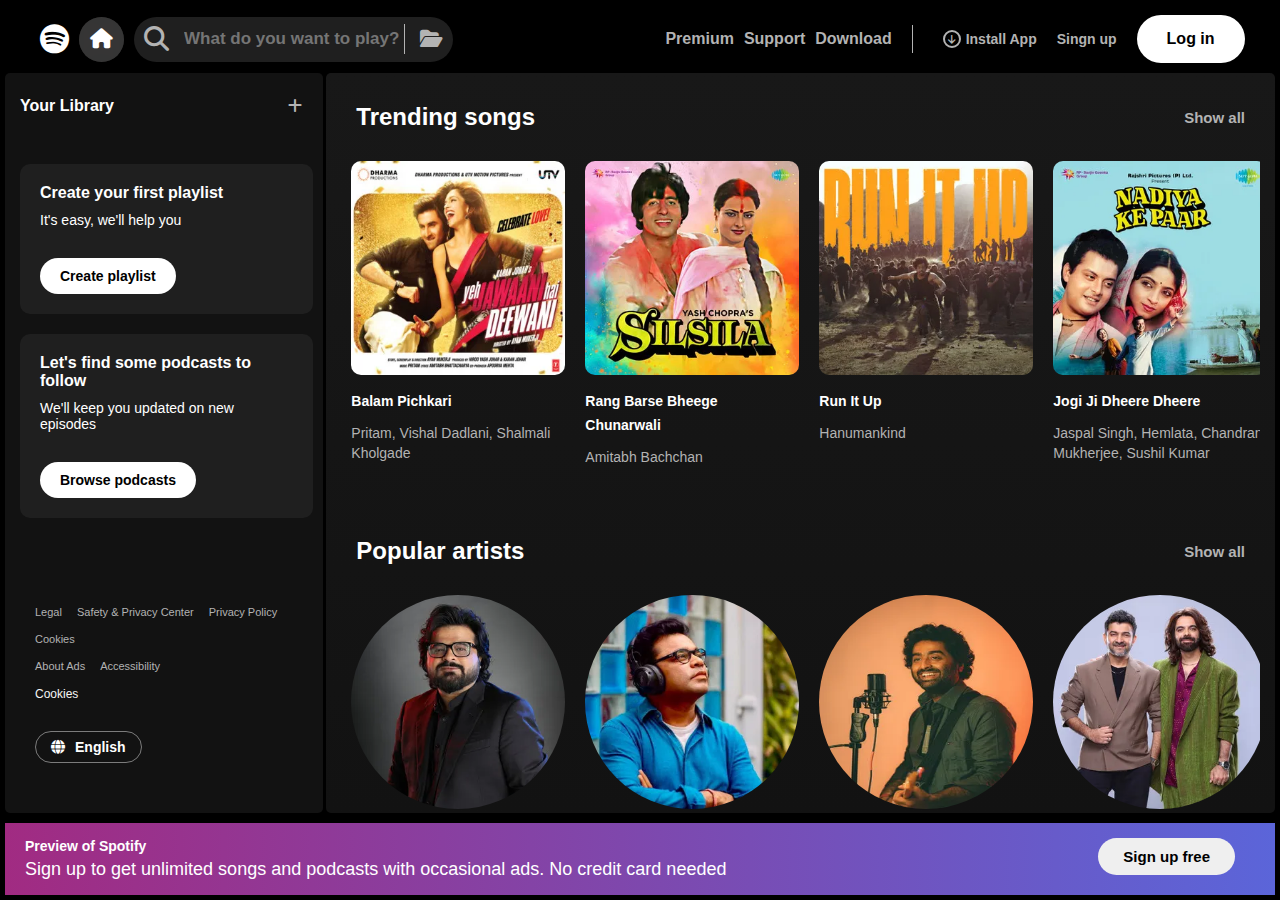
<file: index.html>
<!DOCTYPE html>
<html lang="en">

<head>
    <meta charset="UTF-8">
    <meta name="viewport" content="width=device-width, initial-scale=1.0">
    <link rel="stylesheet" href="https://cdnjs.cloudflare.com/ajax/libs/font-awesome/6.7.2/css/all.min.css">
    <link rel="stylesheet" href="style.css">
    <link rel="stylesheet" href="responsive.css">
    <title>Spotify - Web Player: Music for everyone</title>
</head>

<body>
    <section id="Fullwebsite-Wrapper">
        <!-- For Mobile -->
        <div class="formobile">
            <aside>
                <i class="fa-brands fa-spotify"></i>
            </aside>
            <aside class="menubars">
                <i class="fa-solid fa-magnifying-glass"></i>
                <button>Open App</button>
                <i class="fa-solid fa-bars"></i>
            </aside>
        </div>
        <div class="menuBlackBg">
            <i class="fa-solid fa-xmark"></i>
            <div>
                <ul>
                    <li><a href="login.html">Log in</a></li>
                    <li><a href="signup.html">Sign up</a></li>
                </ul>
                <hr>
                <ul>
                    <li><a href="">Premium</a></li>
                    <li><a href="">Help</a></li>
                    <li><a href="">Download</a></li>
                    <li><a href="">Privacy</a></li>
                    <li><a href="">Terms</a></li>
                </ul>
            </div>
        </div>
        <div class="TabmenuItems">
            <ul>
                <li>
                    <span>Premium</span>
                    <i class="fa-solid fa-arrow-up-right-from-square"></i>
                </li>
                <li>
                    <span>Support</span>
                    <i class="fa-solid fa-arrow-up-right-from-square"></i>
                </li>
                <li>
                    <span>Download</span>
                    <i class="fa-solid fa-arrow-up-right-from-square"></i>
                </li>
            </ul>
        </div>
        <header>
            <aside>
                <i class="fa-brands fa-spotify"></i>
                <div class="search-outer">
                    <i class="fa-solid fa-house"></i>
                    <div>
                        <i class="fa-solid fa-magnifying-glass"></i>
                        <input type="text" placeholder="What do you want to play?">
                        <i class="fa-solid fa-folder-open"></i>
                    </div>
                </div>
            </aside>
            <aside>
                <ul>
                    <li>Premium</li>
                    <li>Support</li>
                    <li>Download</li>
                </ul>
                <ul>
                    <li>
                        <i class="fa-solid fa-arrow-down"></i>
                        <span>Install App</span>
                    </li>
                    <li><a href="signup.html">Singn up</a></li>
                    <li>
                        <a href="login.html"><button>Log in</button></a>
                    </li>
                    <li class="tabMenuIcon">
                        <i class="fa-solid fa-bars"></i>
                    </li>
                </ul>
            </aside>
        </header>
        <main>
            <aside class="library-wrapper">
                <div class="library-top">
                    <div>
                        <span>Your Library</span>
                        <i class="fa-solid fa-plus"></i>
                    </div>
                    <div class="playlist-data">
                        <div class="create-playlist">
                            <ul>
                                <li>
                                    Create your first playlist
                                </li>
                                <li>
                                    It's easy, we'll help you
                                </li>
                            </ul>
                            <button>
                                Create playlist
                            </button>
                        </div>
                        <div class="Browse-podcast">
                            <ul>
                                <li>
                                    Let's find some podcasts to follow
                                </li>
                                <li>
                                    We'll keep you updated on new episodes
                                </li>
                            </ul>
                            <button>
                                Browse podcasts
                            </button>
                        </div>
                    </div>
                </div>
                <div>
                    <div class="library-footer">
                        <ul>
                            <li>Legal</li>
                            <li>Safety & Privacy Center</li>
                            <li>Privacy Policy</li>
                            <li>Cookies</li>
                        </ul>
                        <ul>
                            <li>About Ads</li>
                            <li>Accessibility</li>
                        </ul>
                        <a href="">Cookies</a>
                    </div>

                    <button>
                        <i class="fa-solid fa-globe"></i>
                        <span>English</span>
                    </button>
                </div>
            </aside>
            <aside>
                <div class="Trending-song">
                    <div class="Song-cards-head-title">
                        <span>Trending songs</span>
                        <button>Show all</button>
                    </div>
                    <div class="song-cards">
                        <div class="img-Caption-wrapper">
                            <div class="img-Caption">
                                <figure>
                                    <img src="images/yeh-jawani-hai-dewani.webp" alt="yeh-jawani-hai-dewani">
                                    <i class="fa-solid fa-play"></i>
                                </figure>
                                <h3>Balam Pichkari</h3>
                                <p>
                                    Pritam, Vishal Dadlani, Shalmali Kholgade
                                </p>
                            </div>
                            <div class="img-Caption">
                                <figure>
                                    <img src="images/Rang barse bheege chnarwali.webp"
                                        alt="Rang barse bheege Chunarwali">
                                    <i class="fa-solid fa-play"></i>
                                </figure>
                                <h3>
                                    Rang Barse Bheege <br> Chunarwali
                                </h3>
                                <p>
                                    Amitabh Bachchan
                                </p>
                            </div>
                            <div class="img-Caption">
                                <figure>
                                    <img src="images/run it up.webp" alt="Run It Up">
                                    <i class="fa-solid fa-play"></i>
                                </figure>
                                <h3>
                                    Run It Up
                                </h3>
                                <p>
                                    Hanumankind
                                </p>
                            </div>
                            <div class="img-Caption">
                                <figure>
                                    <img src="images/Nadiya ke paar.webp" alt="">
                                    <i class="fa-solid fa-play"></i>
                                </figure>
                                <h3>
                                    Jogi Ji Dheere Dheere
                                </h3>
                                <p>
                                    Jaspal Singh, Hemlata, Chandrani Mukherjee, Sushil Kumar
                                </p>
                            </div>
                            <div class="img-Caption">
                                <figure>
                                    <img src="images/Happy bhag jayegi (1).webp" alt="Aashiq Tera">
                                    <i class="fa-solid fa-play"></i>
                                </figure>
                                <h3>Aashiq Tera</h3>
                                <p>
                                    Altamash Faridi, Sohail Sen, Mudassar Aziz
                                </p>
                            </div>
                            <div class="img-Caption">
                                <figure>
                                    <img src="images/Badri Ki Dulhania (Title Track) From Badrinath Ki Dulhania.webp"
                                        alt="Badri Ki Dulhania (Title Track) [From Badrinath Ki Dulhania]">
                                    <i class="fa-solid fa-play"></i>
                                </figure>
                                <h3>
                                    Badri Ki Dulhania (Title Track) [From Badrinath Ki Dulhania]
                                </h3>
                                <p>
                                    Dev Negi, Neha Kakkar, Monali Thakur ,Ikka
                                </p>
                            </div>
                        </div>
                    </div>
                </div>
                <div class="Trending-song popular-artists">
                    <div class="Song-cards-head-title">
                        <span>Popular artists</span>
                        <button>Show all</button>
                    </div>
                    <div class="song-cards">
                        <div class="img-Caption-wrapper">
                            <div class="img-Caption Artist">
                                <figure>
                                    <img src="images/pritam.webp" alt="pritam">
                                    <i class="fa-solid fa-play"></i>
                                </figure>
                                <h3>Pritam</h3>
                                <p>
                                    Artist
                                </p>
                            </div>
                            <div class="img-Caption Artist">
                                <figure>
                                    <img src="images/arrahman.webp" alt="arrahman">
                                    <i class="fa-solid fa-play"></i>
                                </figure>
                                <h3>
                                    A.R. Rahman
                                </h3>
                                <p>
                                    Artist
                                </p>
                            </div>
                            <div class="img-Caption Artist">
                                <figure>
                                    <img src="images/arijit singh.webp" alt="arijit Singh">
                                    <i class="fa-solid fa-play"></i>
                                </figure>
                                <h3>
                                    Arijit Singh
                                </h3>
                                <p>
                                    Artist
                                </p>
                            </div>
                            <div class="img-Caption Artist">
                                <figure>
                                    <img src="images/sachin jigar.webp" alt="sachin jigar">
                                    <i class="fa-solid fa-play"></i>
                                </figure>
                                <h3>
                                    Sachin-Jigar
                                </h3>
                                <p>
                                    Artist
                                </p>
                            </div>
                            <div class="img-Caption Artist">
                                <figure>
                                    <img src="images/vishal shekhar.webp" alt="Vishal shekhar">
                                    <i class="fa-solid fa-play"></i>
                                </figure>
                                <h3>Vishal-Shekhar</h3>
                                <p>
                                    Artist
                                </p>
                            </div>
                            <div class="img-Caption Artist">
                                <figure>
                                    <img src="images/atif aslam.webp" alt="atif aslam">
                                    <i class="fa-solid fa-play"></i>
                                </figure>
                                <h3>
                                    Atif Aslam
                                </h3>
                                <p>
                                    Artist
                                </p>
                            </div>
                        </div>
                    </div>
                </div>
                <div class="Trending-song">
                    <div class="Song-cards-head-title">
                        <span>Popular albums and singles</span>
                        <button>Show all</button>
                    </div>
                    <div class="song-cards">
                        <div class="img-Caption-wrapper">
                            <div class="img-Caption">
                                <figure>
                                    <img src="images/sanam teri kasam.webp" alt="sanam Teri Kasam">
                                    <i class="fa-solid fa-play"></i>
                                </figure>
                                <h3>
                                    Sanam Teri Kasam (Original Motion Picture Soundtrack)
                                </h3>
                                <p>
                                    Himesh Reshammiya, Sameer Anjaan, Subrat Sinha
                                </p>
                            </div>
                            <div class="img-Caption">
                                <figure>
                                    <img src="images/aashiqui 2.webp" alt="aashiqui">
                                    <i class="fa-solid fa-play"></i>
                                </figure>
                                <h3>
                                    Aashiqui 2
                                </h3>
                                <p>
                                    Mithoon, Ankit Tiwari, Jeet Gannguli
                                </p>
                            </div>
                            <div class="img-Caption">
                                <figure>
                                    <img src="images/yeh-jawani-hai-dewani.webp" alt="yeh-jawani-hai-dewani">
                                    <i class="fa-solid fa-play"></i>
                                </figure>
                                <h3>
                                    Yeh Jawaani Hai Deewani
                                </h3>
                                <p>
                                    Pritam
                                </p>
                            </div>
                            <div class="img-Caption">
                                <figure>
                                    <img src="images/glory.webp" alt="glory">
                                    <i class="fa-solid fa-play"></i>
                                </figure>
                                <h3>
                                    Glory
                                </h3>
                                <p>
                                    Yo Yo Honey Singh
                                </p>
                            </div>
                            <div class="img-Caption">
                                <figure>
                                    <img src="images/young goat.webp" alt="Young G.O.A.T">
                                    <i class="fa-solid fa-play"></i>
                                </figure>
                                <h3>Young G.O.A.T</h3>
                                <p>
                                    Cheema Y, Gur Sidhu
                                </p>
                            </div>
                            <div class="img-Caption">
                                <figure>
                                    <img src="images/sicario.webp" alt="Sicario">
                                    <i class="fa-solid fa-play"></i>
                                </figure>
                                <h3>
                                    Sicario
                                </h3>
                                <p>
                                    Shubh
                                </p>
                            </div>
                        </div>
                    </div>
                </div>
                <div class="Trending-song ">
                    <div class="Song-cards-head-title">
                        <span>Popular radio</span>
                        <button>Show all</button>
                    </div>
                    <div class="song-cards">
                        <div class="img-Caption-wrapper popular-radio">
                            <div class="img-Caption">
                                <figure>
                                    <img src="images/radio1.webp" alt="Arijit singh">
                                    <i class="fa-solid fa-play"></i>
                                </figure>
                                <h3>
                                    Arijit Singh Radio
                                </h3>
                                <p>
                                    With Sachin-Jigar, Mithoon, Jeet Gannguli and more
                                </p>
                            </div>
                            <div class="img-Caption">
                                <figure>
                                    <img src="images/radio2.webp" alt="diljit dosanjh">
                                    <i class="fa-solid fa-play"></i>
                                </figure>
                                <h3>
                                    Diljit Dosanjh Radio
                                </h3>
                                <p>
                                    With Karan Aujla, Shubh, Sidhu Moose Wala and more
                                </p>
                            </div>
                            <div class="img-Caption">
                                <figure>
                                    <img src="images/radio3.webp" alt="llaiyaraaja">
                                    <i class="fa-solid fa-play"></i>
                                </figure>
                                <h3>
                                    Ilaiyaraaja Radio
                                </h3>
                                <p>
                                    With K. J. Yesudas, Swarnalatha, Uma Ramanan and more
                                </p>
                            </div>
                            <div class="img-Caption">
                                <figure>
                                    <img src="images/radio4.webp" alt="shreya ghoshal">
                                    <i class="fa-solid fa-play"></i>
                                </figure>
                                <h3>
                                    Shreya Ghoshal Radio
                                </h3>
                                <p>
                                    With Armaan Malik, Atif Aslam, Pritam and more
                                </p>
                            </div>
                            <div class="img-Caption">
                                <figure>
                                    <img src="images/radio5.webp" alt="KK Radio">
                                    <i class="fa-solid fa-play"></i>
                                </figure>
                                <h3>KK Radio</h3>
                                <p>
                                    With Armaan Malik, Atif Aslam, Pritam and more
                                </p>
                            </div>
                            <div class="img-Caption">
                                <figure>
                                    <img src="images/radio6.webp" alt="A.R. Rahman Radio">
                                    <i class="fa-solid fa-play"></i>
                                </figure>
                                <h3>
                                    A.R. Rahman Radio
                                </h3>
                                <p>
                                    With Anirudh Ravichander, Harris Jayaraj, Yuvan Shankar Raja and more
                                </p>
                            </div>
                        </div>
                    </div>
                </div>
                <div class="Trending-song ">
                    <div class="Song-cards-head-title">
                        <span>Featured Charts</span>
                        <button>Show all</button>
                    </div>
                    <div class="song-cards">
                        <div class="img-Caption-wrapper popular-radio">
                            <div class="img-Caption">
                                <figure>
                                    <img src="images/Top Song Global.webp" alt="Top Song Global">
                                    <i class="fa-solid fa-play"></i>
                                </figure>
                                <h3>
                                    Top Songs - Global
                                </h3>
                                <p>
                                    Your weekly update of the most played tracks right now - Global.
                                </p>
                            </div>
                            <div class="img-Caption">
                                <figure>
                                    <img src="images/top song india.webp" alt="top song india">
                                    <i class="fa-solid fa-play"></i>
                                </figure>
                                <h3>
                                    Top Songs - India
                                </h3>
                                <p>
                                    Your weekly update of the most played tracks right now - India.
                                </p>
                            </div>
                            <div class="img-Caption">
                                <figure>
                                    <img src="images/top 50 global.webp" alt="llaiyaraaja">
                                    <i class="fa-solid fa-play"></i>
                                </figure>
                                <h3>
                                    Top 50 - Global
                                </h3>
                                <p>
                                    Your daily update of the most played tracks right now - Global.
                                </p>
                            </div>
                            <div class="img-Caption">
                                <figure>
                                    <img src="images/top 50 india.webp" alt="shreya ghoshal">
                                    <i class="fa-solid fa-play"></i>
                                </figure>
                                <h3>
                                    Top 50 - India
                                </h3>
                                <p>
                                    Your daily update of the most played tracks right now - India.
                                </p>
                            </div>
                            <div class="img-Caption">
                                <figure>
                                    <img src="images/viral 50 global.webp" alt="viral 50 global">
                                    <i class="fa-solid fa-play"></i>
                                </figure>
                                <h3>Viral 50 - Global</h3>
                                <p>
                                    Your daily update of the most viral tracks right now - Global.
                                </p>
                            </div>
                            <div class="img-Caption">
                                <figure>
                                    <img src="images/viral 50 india.webp" alt="A.R. Rahman Radio">
                                    <i class="fa-solid fa-play"></i>
                                </figure>
                                <h3>
                                    Viral 50 - India
                                </h3>
                                <p>
                                    Your daily update of the most viral tracks right now - India.
                                </p>
                            </div>
                        </div>
                    </div>
                </div>
                <div class="Trending-song ">
                    <div class="Song-cards-head-title">
                        <span>Celebrate Women's Day</span>
                        <button>Show all</button>
                    </div>
                    <div class="song-cards">
                        <div class="img-Caption-wrapper popular-radio">
                            <div class="img-Caption">
                                <figure>
                                    <img src="images/women1.webp" alt="EQUAL India">
                                    <i class="fa-solid fa-play"></i>
                                </figure>
                                <h3>
                                    EQUAL India
                                </h3>
                                <p>
                                    Celebrate the legacy of women artists at full volume! Cover - Asha Bhosle
                                </p>
                            </div>
                            <div class="img-Caption">
                                <figure>
                                    <img src="images/women2.webp" alt="#GRWM Hindi">
                                    <i class="fa-solid fa-play"></i>
                                </figure>
                                <h3>
                                    #GRWM Hindi
                                </h3>
                                <p>
                                    Get ready because you're the main character. Slay, queen!
                                </p>
                            </div>
                            <div class="img-Caption">
                                <figure>
                                    <img src="images/women3.webp" alt="#GRWM Punjabi">
                                    <i class="fa-solid fa-play"></i>
                                </figure>
                                <h3>
                                    #GRWM Punjabi
                                </h3>
                                <p>
                                    Punjabi bangers to get ready with! Ammy Virk & Nimrat Khaira
                                </p>
                            </div>
                            <div class="img-Caption">
                                <figure>
                                    <img src="images/women4.webp" alt="#GRWM Tamil">
                                    <i class="fa-solid fa-play"></i>
                                </figure>
                                <h3>
                                    #GRWM Tamil
                                </h3>
                                <p>
                                    Come on Girls, it's Time to get Ready and Glow!
                                    Cover : Rashi Khanna
                                </p>
                            </div>
                            <div class="img-Caption">
                                <figure>
                                    <img src="images/women5.webp" alt="#GRWM Telugu">
                                    <i class="fa-solid fa-play"></i>
                                </figure>
                                <h3>#GRWM Telugu</h3>
                                <p>
                                    Get ready to these songs that'll make you feel like you're the QUEEEEN!
                                    Cover : Pooja Hegde
                                </p>
                            </div>
                            <div class="img-Caption">
                                <figure>
                                    <img src="images/women6.webp" alt="#GRWM Malayalam">
                                    <i class="fa-solid fa-play"></i>
                                </figure>
                                <h3>
                                    #GRWM Malayalam
                                </h3>
                                <p>
                                    Enjoy the best Malayalam tracks picked just for you, as You Get Ready!
                                    Cover: Nazriya Nazim (Trance)
                                </p>
                            </div>
                        </div>
                    </div>
                </div>
                <div class="right-aside-footer">
                    <div class="right-aside-footer-wrapper">
                        <ul>
                            <li><span>Company</span></li>
                            <li><a href="">About</a></li>
                            <li><a href="">Jobs</a></li>
                            <li><a href="">For the Record</a></li>
                        </ul>
                        <ul>
                            <li><span>Communities</span></li>
                            <li><a href="">For Artists</a></li>
                            <li><a href="">Developers</a></li>
                            <li><a href="">Advertising</a></li>
                            <li><a href="">Investors</a></li>
                            <li><a href="">Vendors</a></li>
                        </ul>
                        <ul>
                            <li><span>Useful links</span></li>
                            <li><a href="">Support</a></li>
                            <li><a href="">Free Mobile App</a></li>
                        </ul>
                        <ul>
                            <li><span>Spotify Plans</span></li>
                            <li><a href="">Premium Individual</a></li>
                            <li><a href="">Premium Duo</a></li>
                            <li><a href="">Premium Family</a></li>
                            <li><a href="">Premium Student</a></li>
                            <li><a href="">Spotify Free</a></li>
                        </ul>
                    </div>
                    <div>
                        <ul>
                            <li>
                                <i class="fa-brands fa-instagram"></i>
                            </li>
                            <li>
                                <i class="fa-brands fa-twitter"></i>
                            </li>
                            <li>
                                <i class="fa-brands fa-facebook"></i>
                            </li>
                        </ul>
                    </div>
                </div>
                <div class="copyright-section">
                    <div class="copyright-wrapper">
                        <div>
                            <div class="library-footer">
                                <ul>
                                    <li>Legal</li>
                                    <li>Safety & Privacy Center</li>
                                    <li>Privacy Policy</li>
                                </ul>
                                <ul>
                                    <li>Cookies</li>
                                    <li>About Ads</li>
                                    <li>Accessibility</li>
                                </ul>
                            </div>
                        </div>
                        <span>© 2025 Spotify AB</span>
                        <button>
                            <i class="fa-solid fa-globe"></i>
                            <span>English</span>
                        </button>
                    </div>
                </div>
            </aside>
        </main>
        <footer>
            <div>
                <p>
                    Preview of Spotify
                </p>
                <p>
                    Sign up to get unlimited songs and podcasts with occasional ads. No credit card needed
                </p>
            </div>
           <a href="signup.html"><button>Sign up free</button></a> 
        </footer>
    </section>
</body>
<script src="app.js"></script>

</html>
</file>
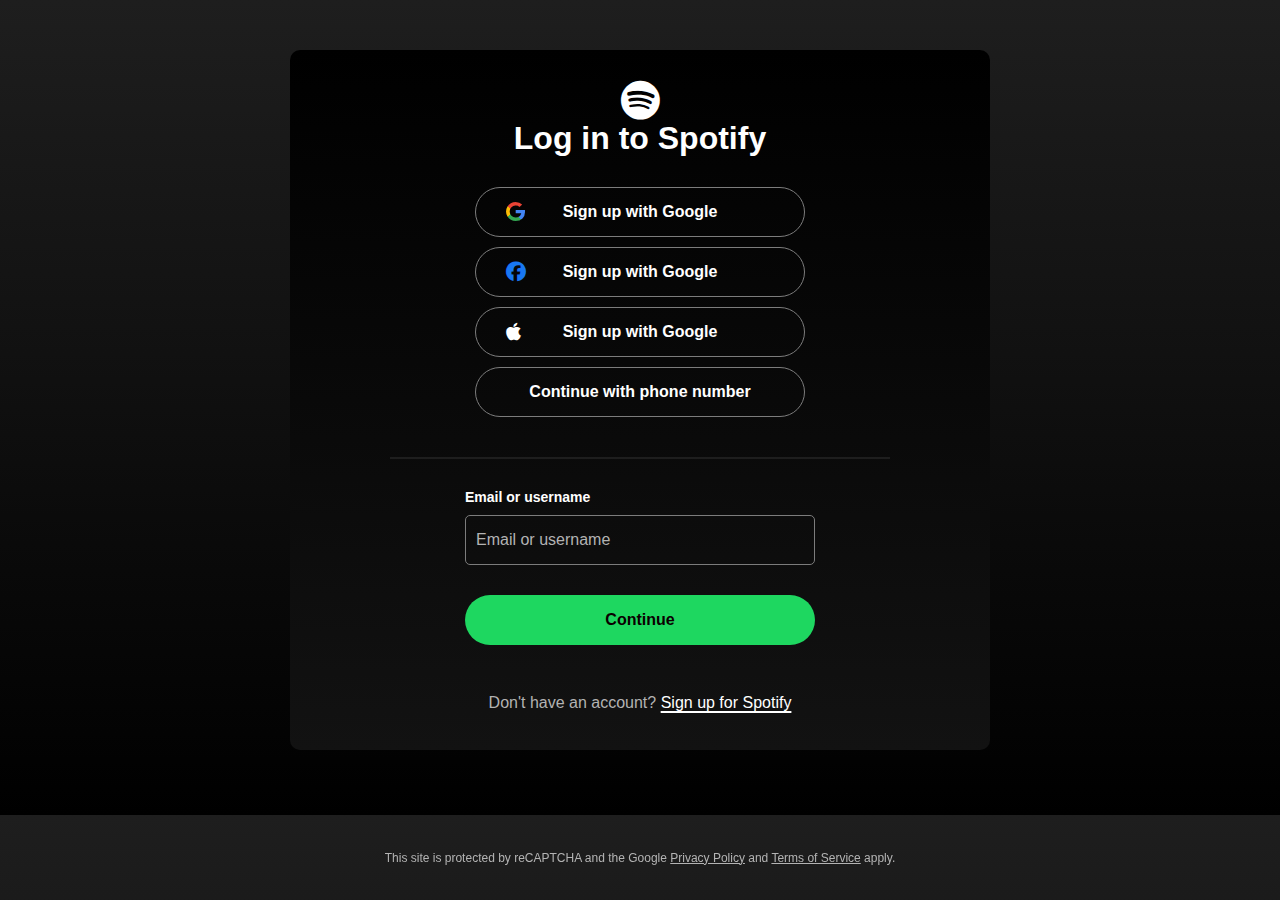
<file: login.html>
<!DOCTYPE html>
<html lang="en">

<head>
    <meta charset="UTF-8">
    <meta name="viewport" content="width=device-width, initial-scale=1.0">
    <link rel="stylesheet" href="style.css">
    <link rel="stylesheet" href="responsive.css">
    <link rel="stylesheet" href="https://cdnjs.cloudflare.com/ajax/libs/font-awesome/6.7.2/css/all.min.css">
    <title>Login - Spotify</title>
</head>

<body style="" id="loginform">
    <section id="loginPage">
        <i class="fa-brands fa-spotify"></i>
        <h1>Log in to Spotify</h1>
        <div class="signup-others login-others">
            <ul>
                <li>
                    <a href="">
                        <i class="fab fa-google brand-icon"></i>
                        <span>Sign up with Google</span>
                    </a>
                </li>
                <li>
                    <a href="">
                        <i class="fa-brands fa-facebook brand-icon"></i>
                        <span>Sign up with Google</span>
                    </a>
                </li>
                <li>
                    <a href="">
                        <i class="fa-brands fa-apple brand-icon"></i>
                        <span>Sign up with Google</span>
                    </a>
                </li>
                <li>
                    <a href="">
                        <span>Continue with phone number</span>
                    </a>
                </li>
            </ul>
        </div>
        <hr>
        <form class="signup-input login-input">
            <label for="">Email or username</label>
            <input type="text" placeholder="Email or username">
            <button>Continue</button>
        </form>
        <p>
            Don't have an account?<br>
            <a href="signup.html">Sign up for Spotify</a>
        </p>
    </section>
    <footer id="footer-text" class="loginfooter">
        <p>This site is protected by reCAPTCHA and the Google
        <a href="">Privacy Policy</a> and <a href="">Terms of Service</a> apply.</p>
    </footer>
</body>

</html>
</file>
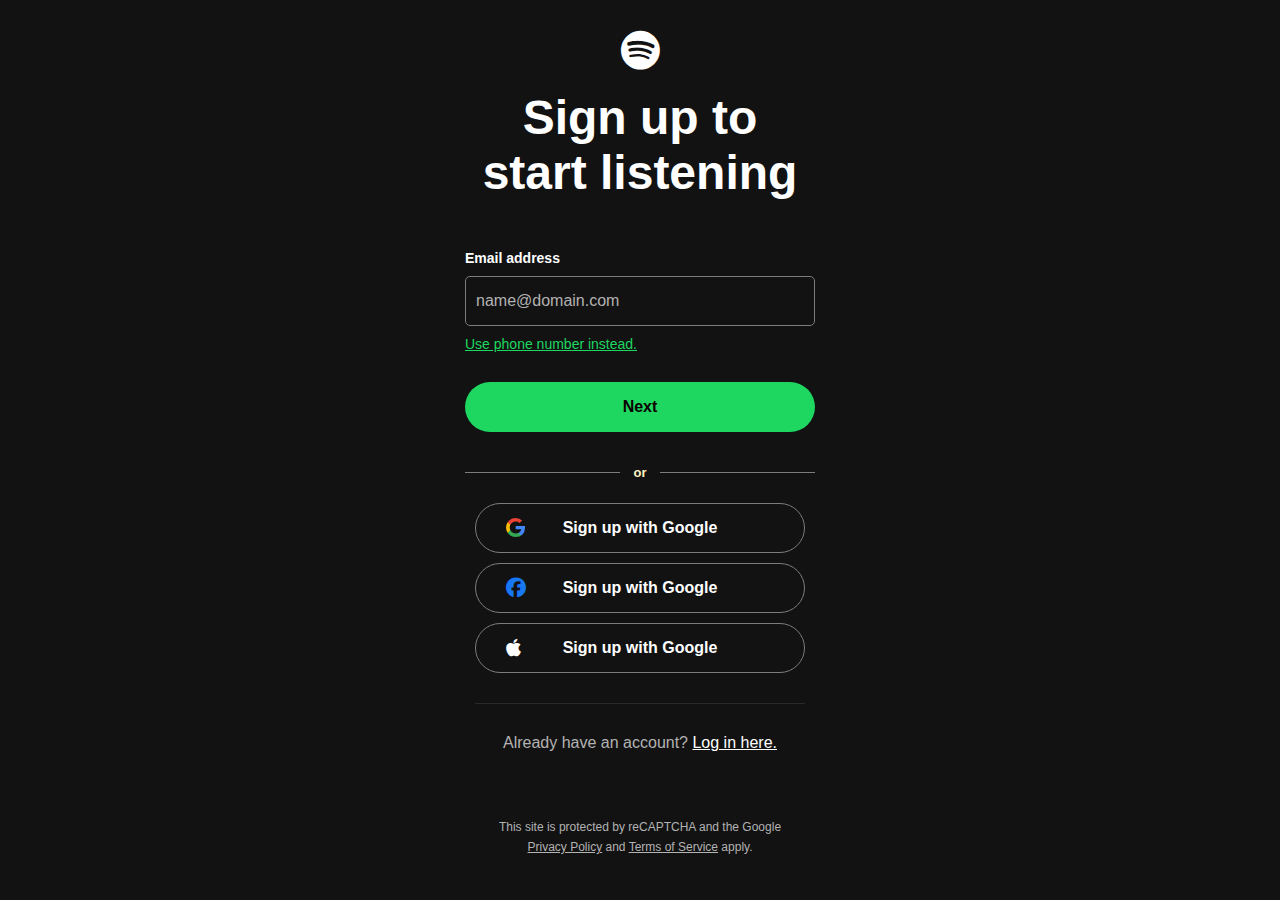
<file: signup.html>
<!DOCTYPE html>
<html lang="en">

<head>
    <meta charset="UTF-8">
    <meta name="viewport" content="width=device-width, initial-scale=1.0">
    <link rel="stylesheet" href="style.css">
    <link rel="stylesheet" href="responsive.css">
    <link rel="stylesheet" href="https://cdnjs.cloudflare.com/ajax/libs/font-awesome/6.7.2/css/all.min.css">
    <title>Sign up - Spotify</title>
</head>

<body style="background: #121212;">
    <section id="signup-outer">
        <header class="signup-heading">
            <i class="fa-brands fa-spotify"></i>
            <h1>Sign up to <br>start listening</h1>
        </header>
        <main>
            <form class="signup-input">
                <label for="">Email address</label>
                <input type="email" placeholder="name@domain.com">
                <span>Use phone number instead.</span>
                <button>Next</button>
                <span class="or-border">or</span>
            </form>
            <div class="signup-others">
                <ul>
                    <li>
                        <a href="">
                            <i class="fab fa-google brand-icon"></i>
                            <span>Sign up with Google</span>
                        </a>
                    </li>
                    <li>
                        <a href="">
                            <i class="fa-brands fa-facebook brand-icon"></i>
                            <span>Sign up with Google</span>
                        </a>
                    </li>
                    <li>
                        <a href="">
                            <i class="fa-brands fa-apple brand-icon"></i>
                            <span>Sign up with Google</span>
                        </a>
                    </li>
                </ul>
                <p>
                    Already have an account?
                    <a href="login.html">Log in here.</a>
                </p>
            </div>
        </main>
    </section>
    <footer id="footer-text">
        <p>This site is protected by reCAPTCHA and the Google</p>
        <p><a href="">Privacy Policy</a> and <a href="">Terms of Service</a> apply.</p>
    </footer>
</body>

</html>
</file>
<file: style.css>
@import url('https://fonts.googleapis.com/css2?family=Poppins:ital,wght@0,100;0,200;0,300;0,400;0,500;0,600;0,700;0,800;0,900;1,100;1,200;1,300;1,400;1,500;1,600;1,700;1,800;1,900&display=swap');

* {
    margin: 0px;
    padding: 0px;
    list-style: none;
    text-decoration: none;
    box-sizing: border-box;
    font-family: "Montserrat", sans-serif;
}

:root {
    --fade-white: #b3b3b3;
}

body {
    background: black;
}

#Fullwebsite-Wrapper {
    max-width: 100%;
    height: 100vh;
    border: 5px solid black;
    background: black;
    position: relative;
    display: flex;
    flex-direction: column;
    align-items: center;
    justify-content: space-between;
}

#Fullwebsite-Wrapper>header {
    width: 100%;
    position: relative;
    top: 0px;
    display: flex;
    flex-direction: row;
    justify-content: space-between;
    background: black;
    padding: 5px;
}

#Fullwebsite-Wrapper>header>aside {
    flex-basis: 50%;
    display: flex;
    flex-direction: row;
    align-items: center;
    justify-content: center;
    gap: 10px;
}

#Fullwebsite-Wrapper>header>aside:first-child {
    padding: 5px 30px;
}

.fa-spotify {
    font-size: 30px;
    color: white;
}

.search-outer {
    flex-grow: 1;
    display: flex;
    flex-direction: row;
    gap: 10px;
}

.search-outer .fa-house {
    width: 45px;
    height: 45px;
    background: rgba(49, 49, 49, 0.626);
    font-size: 20px;
    color: white;
    border-radius: 50%;
    display: flex;
    align-items: center;
    justify-content: center;
    box-shadow: 0px 0px 100px #393838 inset;
    cursor: pointer;
}

.search-outer div {
    flex-basis: 60%;
    display: flex;
    flex-direction: row;
    background: #1f1f1f;
    align-items: center;
    justify-content: center;
    gap: 15px;
    padding: 0px 10px;
    border-radius: 30px;
    transition: 0.5s;
    cursor: pointer;
}

.search-outer div:hover {
    box-shadow:
        0px 0px 100px #393838 inset;
}

.search-outer .fa-magnifying-glass {
    font-size: 25px;
    color: var(--fade-white);
}

.search-outer div input {
    width: 100%;
    font-weight: 600;
    font-size: 17px;
    color: var(--fade-white);
    border: none;
    outline: none;
    background: transparent;
    padding: 5px 0px;
    border-right: 0.01px solid var(--fade-white);
}

.fa-folder-open {
    font-size: 20px;
    color: var(--fade-white);
}

#Fullwebsite-Wrapper>header aside:last-child {
    color: var(--fade-white);
    font-weight: 700;
    font-size: 16px;
}

#Fullwebsite-Wrapper>header aside:last-child ul {
    display: flex;
    flex-direction: row;
    gap: 10px;
    padding: 5px 20px;
}

#Fullwebsite-Wrapper>header aside:last-child ul:first-child {
    border-right: 0.01px solid var(--fade-white);
}

#Fullwebsite-Wrapper>header aside:last-child ul li {
    width: max-content;
    display: flex;
    flex-direction: row;
    align-items: center;
    justify-content: center;
    gap: 5px;
    cursor: pointer;
}
#Fullwebsite-Wrapper>header aside:last-child ul li a{
    color: var(--fade-white);
}

#Fullwebsite-Wrapper>header aside:last-child ul:last-child {
    font-size: 14px;
    gap: 20px;
}

.fa-arrow-down {
    width: 18px;
    height: 18px;
    border: 2px solid var(--fade-white);
    border-radius: 50px;
    display: flex;
    align-items: center;
    justify-content: center;
    font-size: 10px !important;
}

#Fullwebsite-Wrapper>header aside:last-child ul:last-child button {
    font-weight: 700;
    font-size: 16px;
    line-height: normal;
    color: black;
    background: white;
    border: none;
    padding: 15px 30px;
    border-radius: 30px;
    cursor: pointer;
}

#Fullwebsite-Wrapper>header aside:last-child ul:last-child li:last-child {
    font-size: 20px;
    padding: 5px 10px;
    display: none;
}

#Fullwebsite-Wrapper>header aside:last-child ul li:hover {
    color: white;
}

.formobile {
    display: none;
}

.menuBlackBg {
    display: none;
}

main {
    width: 100%;
    height: 100%;
    display: flex;
    flex-direction: row;
    gap: 10px;
    position: relative;
}

main aside {
    background: #121212;
    border-radius: 5px;
}

main aside:first-child {
    width: 25%;
    height: -webkit-fill-available;
    margin-bottom: 10px;
    display: flex;
    flex-direction: column;
    padding: 10px;
    position: absolute;
    left: 0px;
    gap: 25px;
    overflow: scroll;
}

main aside:last-child {
    width: 74.7%;
    height: -webkit-fill-available;
    margin-bottom: 10px;
    position: absolute;
    right: 0px;
    background: linear-gradient(180deg, #181818, #121212);
    display: flex;
    flex-direction: column;
    overflow: scroll;
}

.TabmenuItems {
    display: none;
}

.library-wrapper>div:first-child {
    width: 100%;
    height: 100%;
    display: flex;
    flex-direction: column;
    align-items: flex-start;
    justify-content: flex-start;
    padding: 5px 0px 10px 5px;
    gap: 40px;
    overflow: hidden;
    position: relative;
    top: 0px;
}

.library-top>div {
    display: flex;
    align-items: center;
    justify-content: space-between;
    width: 100%;
}

.library-wrapper>div:first-child span {
    color: white;
    font-size: 16px;
    font-weight: 700;
}

.library-wrapper>div:first-child i {
    font-size: 16px;
    color: var(--fade-white);
    padding: 10px;
    border-radius: 50px;
}

.library-wrapper>div:first-child i:hover {
    background: #1f1f1f;
    color: white;
}

.playlist-data {
    width: auto;
    min-height: 160px;
    display: flex;
    flex-direction: column;
    gap: 20px;
    position: relative;
    overflow: scroll;
}

.create-playlist,
.Browse-podcast {
    width: 100%;
    border-radius: 10px;
    background: #1f1f1f;
    padding: 20px;
    display: flex;
    flex-direction: column;
    align-items: flex-start;
    justify-content: flex-start;
    gap: 30px;
}

.create-playlist ul,
.Browse-podcast ul {
    display: flex;
    flex-direction: column;
    gap: 10px;
}

.create-playlist ul li:first-child,
.Browse-podcast ul li:first-child {
    font-weight: 700;
    color: white;
    font-size: 16px;
}

.create-playlist ul li:last-child,
.Browse-podcast ul li:last-child {
    font-weight: 400;
    color: white;
    font-size: 14px;
}

.create-playlist button,
.Browse-podcast button {
    padding: 10px 20px;
    border-radius: 20px;
    font-weight: 700;
    color: black;
    background: white;
    font-size: 14px;
    border: none;
}

.library-wrapper>div:last-child {
    width: 100%;
    display: flex;
    flex-direction: column;
    gap: 30px;
    align-items: flex-start;
    justify-content: flex-start;
    padding: 20px 20px 40px 20px;
    background: #121212;
    position: relative;
    bottom: 0px;
    left: 0px;
    box-sizing: border-box;

}

.library-footer {
    width: 100%;
    display: flex;
    flex-direction: column;
    align-items: flex-start;
    justify-content: flex-start;
    gap: 15px;

}

.library-footer>ul {
    width: 100%;
    display: flex;
    flex-direction: row;
    align-items: flex-start;
    justify-content: flex-start;
    gap: 15px;
    flex-wrap: wrap;
}

.library-footer>ul li {
    font-weight: 400;
    color: var(--fade-white);
    font-size: 11px;
}

.library-footer a {
    font-weight: 400;
    font-size: 12px;
    color: whitesmoke;
}

.library-footer a:hover {
    text-decoration: underline;
}

.library-wrapper>div:last-child button {
    display: flex;
    flex-direction: row;
    gap: 10px;
    background: #121212;
    color: white;
    border: none;
    padding: 7px 15px;
    border-radius: 20px;
    align-items: center;
    justify-content: center;
    border: 1px solid #7c7c7c;
}

.library-wrapper div:last-child button i {
    color: white;
    font-size: 14px;
}

.library-wrapper div:last-child button span {
    font-weight: 700;
    color: white;
    font-size: 14px;
}

.Trending-song {
    width: 100%;
    height: auto;
    display: flex;
    flex-direction: column;
    align-items: flex-start;
    justify-content: flex-start;
    padding: 30px 15px;
    position: relative;
}

.song-cards {
    width: 100%;
    display: flex;
    flex-direction: column;
    gap: 5px;
    position: relative;
    top: 20px;
    left: 0px;
    overflow: scroll;
    flex: 0 0 auto;
    -webkit-overflow-scrolling: touch;
    scroll-snap-type: x mandatory;
    overflow-x: auto;
}

::-webkit-scrollbar {
    width: 0px;
    height: 0px;
}

.Song-cards-head-title {
    width: 100%;
    display: flex;
    flex-direction: row;
    align-items: center;
    justify-content: space-between;
    padding-right: 15px;
    padding-left: 15px;
}

.Song-cards-head-title span {
    color: white;
    font-size: 24px;
    font-weight: 700;
}

.Song-cards-head-title button {
    font-size: 15px;
    font-weight: 600;
    color: var(--fade-white);
    background: transparent;
    border: none;
}

.img-Caption-wrapper {
    width: max-content;
    display: flex;
    flex-direction: row;
}

.img-Caption {
    width: min-content;
    padding: 10px;
    display: flex;
    flex-direction: column;
    gap: 10px;
    transition: 0.3s;
    overflow: hidden;
    border-radius: 10px;
}

.img-Caption figure {
    position: relative;
    overflow: hidden;
}

.fa-play {
    width: 50px;
    height: 50px;
    position: absolute;
    right: 10px;
    bottom: 10px;
    background: #1ED760;
    display: flex;
    align-items: center;
    justify-content: center;
    border-radius: 50%;
    font-size: 20px;
    transform: scale(0);
    transform-origin: bottom;
    opacity: 0;
    transition: 0.1s;

}

.img-Caption:hover .fa-play {
    transform: scale(1);
    transform-origin: bottom;
    opacity: 1;
    transition: 0.1s;
}

.img-Caption figure {
    width: 100%;
}

.img-Caption figure img {
    max-width: 214px;
    border-radius: 10px;
}

.song-cards div:last-child h3 {
    font-size: 14px;
    font-weight: 700;
    color: white;
    line-height: 24px;
    -webkit-line-clamp: 2;
    -webkit-box-orient: vertical;
    display: -webkit-box;
    overflow: hidden;
}

.song-cards div:last-child p {
    font-size: 14px;
    font-weight: 400;
    color: var(--fade-white);
    line-height: 20px;
    -webkit-line-clamp: 2;
    -webkit-box-orient: vertical;
    display: -webkit-box;
    overflow: hidden;
}

.img-Caption:hover {
    background: rgb(37 37 37 / 61%);
}

.Artist figure img {
    aspect-ratio: 1/1;
    border-radius: 50%;
    display: block;
}

.popular-radio h3 {
    display: none;
}

.right-aside-footer {
    width: 100%;
    height: auto;
    display: flex;
    flex-direction: row;
    align-items: flex-start;
    justify-content: space-between;
    padding: 70px 20px 30px 20px;
    flex-wrap: wrap;
}

.right-aside-footer-wrapper {
    width: 70%;
    display: flex;
    flex-direction: row;
    align-items: flex-start;
    justify-content: space-between;
    flex-wrap: wrap;
}

.right-aside-footer-wrapper ul {
    display: flex;
    flex-direction: column;
    gap: 15px;
}

.right-aside-footer-wrapper ul li span {
    font-weight: 700;
    color: white;
    font-size: 16px;
    text-decoration: none;
}

.right-aside-footer-wrapper ul li a {
    font-weight: 400;
    font-size: 16px;
    line-height: 20px;
    color: var(--fade-white);
}

.right-aside-footer-wrapper ul li a:hover {
    text-decoration: underline;
    color: white;
}

.right-aside-footer div:last-child {
    width: 30%;
    display: flex;
    flex-direction: row;
    align-items: flex-start;
    justify-content: flex-end;
}

.right-aside-footer div:last-child ul {
    display: flex;
    flex-direction: row;
    gap: 20px;
}

.right-aside-footer div:last-child ul li {
    width: 50px;
    height: 50px;
    color: white;
    border-radius: 50px;
    display: flex;
    align-items: center;
    justify-content: center;
    font-size: 20px;
    background: #292929;
}

.copyright-section {
    width: 100%;
    padding: 0px 15px 0px 15px;
}

.copyright-wrapper {
    padding: 30px 0px 50px 0px;
    border-top: 1px solid #2a2a2a;
}

.copyright-wrapper span {
    font-weight: 400;
    font-size: 14px;
    color: var(--fade-white);
}

.copyright-wrapper>div {
    display: none;
}

.copyright-wrapper button {
    display: flex;
    flex-direction: row;
    gap: 10px;
    background: #121212;
    color: white;
    border: none;
    padding: 7px 15px;
    border-radius: 20px;
    align-items: center;
    justify-content: center;
    border: 1px solid #7c7c7c;

}

.copyright-wrapper button span {
    font-weight: 600;
    color: white;
}

.copyright-wrapper button {
    display: none;
}

footer {
    width: 100%;
    height: max-content;
    color: black;
    display: flex;
    flex-direction: row;
    justify-content: space-between;
    background: linear-gradient(90deg, #A12B82, #5B65D9);
    position: relative;
    bottom: 0px;
    padding: 15px 20px;
}

footer div {
    display: flex;
    flex-direction: column;
    gap: 5px;
    color: white;
    font-size: 18px;
    font-weight: 500;
}

footer div p:first-child {
    font-weight: 700;
    font-size: 14px;
}

footer button {
    padding: 10px 25px;
    border-radius: 20px;
    border: none;
    font-size: 15px;
    font-weight: 600;
    margin-right: 20px;
}


/* Signup */

#signup-outer {
    width: 100%;
    height: auto;
    display: flex;
    flex-direction: column;
    align-items: center;
    justify-content: center;
    gap: 50px;
    padding: 30px 0px;

}

.signup-heading {
    width: max-content;
    text-align: center;
    display: flex;
    flex-direction: column;
    align-items: center;
    justify-content: center;
    gap: 20px;
}

.signup-heading i {
    font-size: 40px;
}

.signup-heading h1 {
    font-weight: 700;
    font-size: 48px;
    color: white;
}

#signup-outer main {
    display: flex;
    flex-direction: column;
    align-items: center;
    justify-content: center;
}

.signup-input {
    max-width: 700px;
    height: auto;
    display: flex;
    flex-direction: column;
    align-items: flex-start;
    justify-content: flex-start;
    gap: 10px;
    border-bottom: 1px solid #7c7c7c;
    padding: 0px 0px 40px 0px;
    position: relative;

}

.signup-input label {
    font-weight: 700;
    color: white;
    font-size: 14px;
}

.signup-input input {
    width: 100%;
    height: 50px;
    background: transparent;
    border: 1px solid #7c7c7c;
    border-radius: 5px;
    padding: 5px 10px;
    font-size: 400;
    color: #b3b3b3;
    font-size: 16px;
}

.signup-input input::placeholder {
    font-size: 400;
    color: #b3b3b3;
    font-size: 16px;
}

.signup-input input:hover {
    border: 1px solid white;
}

.signup-input span {
    font-weight: 400;
    font-size: 14px;
    color: #1ed760;
    text-decoration: underline;
}

.signup-input button {
    width: 350px;
    height: 50px;
    padding: 10px 25px;
    border-radius: 30px;
    font-size: 16px;
    font-weight: 700;
    color: #0b0000;
    background: #1ed760;
    border: none;
    margin-top: 20px;
}

.signup-input .or-border {
    width: 40px;
    height: 40px;
    color: #fff0c2;
    text-decoration: none;
    background: #121212;
    display: flex;
    align-items: center;
    justify-content: center;
    border-radius: 50%;
    font-weight: 600;
    font-size: 13px;
    position: absolute;
    bottom: -20px;
    left: 50%;
    transform: translateX(-50%);
}

.signup-others {
    width: max-content;
    margin-top: 20px;
    height: auto;
    display: flex;
    flex-direction: column;
    align-items: center;
    justify-content: center;
    gap: 10px;
}

.signup-others ul {
    display: flex;
    flex-direction: column;
    gap: 10px;
    padding-bottom: 30px;
    border-bottom: 1px solid #292929;
}

.signup-others ul li a {
    width: 330px;
    height: 50px;
    border: 1px solid #7c7c7c;
    padding: 15px 25px;
    border-radius: 30px;
    display: flex;
    flex-direction: row;
    align-items: center;
    justify-content: center;
    gap: 30px;
    position: relative;
}

.fa-google {
    background: conic-gradient(from -45deg, #ea4335 110deg, #4285f4 90deg 180deg, #34a853 180deg 270deg, #fbbc05 270deg) 73% 55%/150% 150% no-repeat;
    -webkit-background-clip: text;
    background-clip: text;
    color: transparent;
    -webkit-text-fill-color: transparent;
    font-size: 20px;
    position: absolute;
    left: 30px;
}

.signup-others a span {
    font-weight: 700;
    font-size: 16px;
    color: white;
}

.signup-others .fa-facebook {
    color: #1877f2;
    font-size: 20px;
    position: absolute;
    left: 30px;
}

.fa-apple {
    font-size: 20px;
    color: #ffffff;
    position: absolute;
    left: 30px;
}

.signup-others p {
    padding: 20px 0px;
    font-size: 16px;
    font-weight: 500;
    color: rgb(179, 179, 179);
}

.signup-others p a {
    font-weight: 400;
    color: white;
    font-size: 16px;
    text-decoration: underline;
}

#footer-text {
    width: 100%;
    display: flex;
    flex-direction: column;
    align-items: center;
    justify-content: center;
    background: transparent;
    text-align: center;
    position: static;
    font-size: 12px;
    color: rgb(179, 179, 179);
    font-weight: 400;
    line-height: 20px;
    padding-bottom: 10px;
}

#footer-text a {
    color: rgb(179, 179, 179);
    font-weight: 400;
    text-decoration: underline;
}


/* Login Page */
#loginform{
    width: 100%;
    height: 85vh;
    background: linear-gradient(to bottom, #1e1e1e, #000000) !important;
}

#loginPage {
    max-width: 700px;
    height: 700px;
    background: linear-gradient(to top, #121212, #000000);
    margin: 50px auto;
    margin-bottom: 80px;
    display: flex;
    flex-direction: column;
    align-items: center;
    justify-content: flex-start;
    border-radius: 10px;
    padding: 30px;
}

#loginPage .fa-spotify {
    font-size: 40px;
}

#loginPage h1 {
    font-weight: 700;
    color: white;
    font-size: 32px;
}

.login-others ul {
    width: 400px;
    padding-top: 10px;
    padding-bottom: 40px;
    display: flex;
    flex-direction: column;
    align-items: center;
    border-bottom: none;
}

#loginPage hr {
    width: 500px;
    border: 1px solid #1e1e1e;
}

.login-input {
    border-bottom: none;
    padding: 30px 0px;
}

#loginPage p {
    font-weight: 400;
    font-size: 16px;
    color: var(--fade-white);
    padding: 15px 0px;
    text-align: center;
    line-height: 25px;
}
#loginPage p br{
    display: none;
}

#loginPage p a {
    font-weight: 400;
    font-size: 16px;
    color: white;
    text-decoration: underline;
    text-decoration-thickness: 2px;
    text-underline-offset: 3px;
}
#loginPage p a:hover{
    color: #1ed760;
}
.loginfooter{
    height: 10vh;
    position: fixed !important;
    bottom: 0px !important;
}
</file>
<file: responsive.css>
@media only screen and (min-width:200px) and (max-width:575px) {
    #Fullwebsite-Wrapper {
        border: none;
    }

    #Fullwebsite-Wrapper>header {
        display: none;
    }

    .formobile {
        display: block;
        width: 100%;
        height: auto;
        display: flex;
        flex-direction: row;
        justify-content: space-between;
        position: relative;
        background: black;
    }

    .formobile aside {
        flex-grow: 1;
        display: flex;
        align-items: center;
        padding-left: 10px;
    }

    .formobile aside .fa-spotify {
        font-size: 25px;
    }

    .formobile aside:last-child {
        display: flex;
        justify-content: right;
        padding: 10px 30px;
        gap: 15px;
    }

    .formobile aside:last-child i {
        font-size: 20px;
        color: white;
    }

    .formobile aside:last-child button {
        width: 100px;
        padding: 7px 0px;
        border-radius: 20px;
        font-size: 14px;
        font-weight: 600;
        background: white;
        border: none;
    }

    .menuBlackBg {
        display: block;
        width: 100%;
        height: 100vh;
        background: black;
        position: fixed;
        z-index: 99;
        transform: translateX(100%);
        transition: 1s
    }

    .ShowmenuBlackBg {
        transform: translateX(0%);
    }

    .fa-xmark {
        position: absolute;
        top: 15px;
        right: 20px;
        font-size: 35px;
        color: white;
        font-weight: 700;
    }

    .menuBlackBg a {
        color: white;
        font-weight: 700;
        font-size: 22px;
    }

    .menuBlackBg div {
        position: absolute;
        top: 100px;
        left: 30px;
        display: flex;
        flex-direction: column;
        gap: 30px;
    }

    .menuBlackBg hr {
        width: 50px;
    }

    .menuBlackBg div ul {
        display: flex;
        flex-direction: column;
        gap: 20px;
    }

    main aside:first-child {
        display: none;
    }

    footer {
        display: none;
    }

    .TabmenuItems {
        display: none;
    }

    main aside:last-child {
        width: auto;
        left: 0px;
        height: auto;
    }

    .song-cards div:last-child h3 {
        font-size: 15px;
        font-weight: 500;
    }

    .song-cards div:last-child p {
        display: none;
    }

    .Artist figure img {
        border-radius: 0px;
    }

    .Song-cards-head-title button {
        display: none;
    }

    .fa-play {
        display: none;
    }

    .popular-radio h3 {
        display: block;
    }

    .popular-radio p {
        display: none;
    }

    .img-Caption figure img {
        max-width: 150px;
    }

    .Song-cards-head-title span {
        font-size: 20px;
    }

    .song-cards {
        top: 12px;
    }

    .right-aside-footer {
        flex-direction: column;
        gap: 40px;
    }

    .right-aside-footer-wrapper {
        width: 100%;
        flex-direction: column;
        flex-wrap: wrap;
        gap: 40px;
    }

    .right-aside-footer div:last-child {
        width: 100%;
        justify-content: flex-start;
    }
    .copyright-wrapper div{
        display: block;
    }
    .copyright-wrapper button{
        display: block;
    }
    .copyright-wrapper .library-footer{
        display: flex;
        flex-direction: column;
        gap: 10px;
    }
    .copyright-wrapper .library-footer ul li{
        font-size: 13px;
    }
    .copyright-wrapper{
        display: flex;
        flex-direction: column;
        gap: 20px;
        align-items: flex-start;
    }
    .right-aside-footer{
        padding: 20px;
    }
    .right-aside-footer-wrapper ul{
        gap: 10px;
    }
    /* Signup page */
    .signup-heading i{
        font-size: 35px;
    }
    .signup-heading h1{
        font-size: 35px;
    }
    .signup-input button{
        width: 310px;
    }
    .signup-others ul li a{
        width: 300px;
    }

    /* Login page */
    #loginform{
        min-height: max-content;
        background: black !important;
    }
    #loginPage hr{
        width: 100%;
    }
    #loginPage{
        margin: 0px;
        margin-bottom: 0px;
        height: max-content;
        background: transparent;
    }
    .login-others ul{
        width: max-content;
    }
    .loginfooter{
        position: static !important;
    }
    
}

@media only screen and (min-width:576px) and (max-width:991px) {
    #Fullwebsite-Wrapper>header aside:last-child ul:first-child {
        display: none;
    }

    .search-outer div {
        flex-basis: max-content;
        border: none;
        background: none;
    }

    .fa-folder-open {
        display: none;
    }

    .search-outer div input {
        display: none;
    }

    #Fullwebsite-Wrapper>header>aside {
        flex-basis: max-content;
    }

    #Fullwebsite-Wrapper>header aside:last-child ul:last-child li:last-child {
        display: block;
        display: grid;
    }

    .TabmenuItems {
        width: 200px;
        background: #121212;
        position: absolute;
        top: 60px;
        right: 30px;
        z-index: 9;
        padding: 15px;
        border-radius: 5px;
        border: 1px solid black;
        display: none;
    }

    .TabmenuItems ul {
        display: flex;
        flex-direction: column;
        gap: 20px;
    }

    .TabmenuItems ul li {
        display: flex;
        flex-direction: row;
        align-items: center;
        justify-content: space-between;
        gap: 20px;
        color: white;
    }

}
</file>
